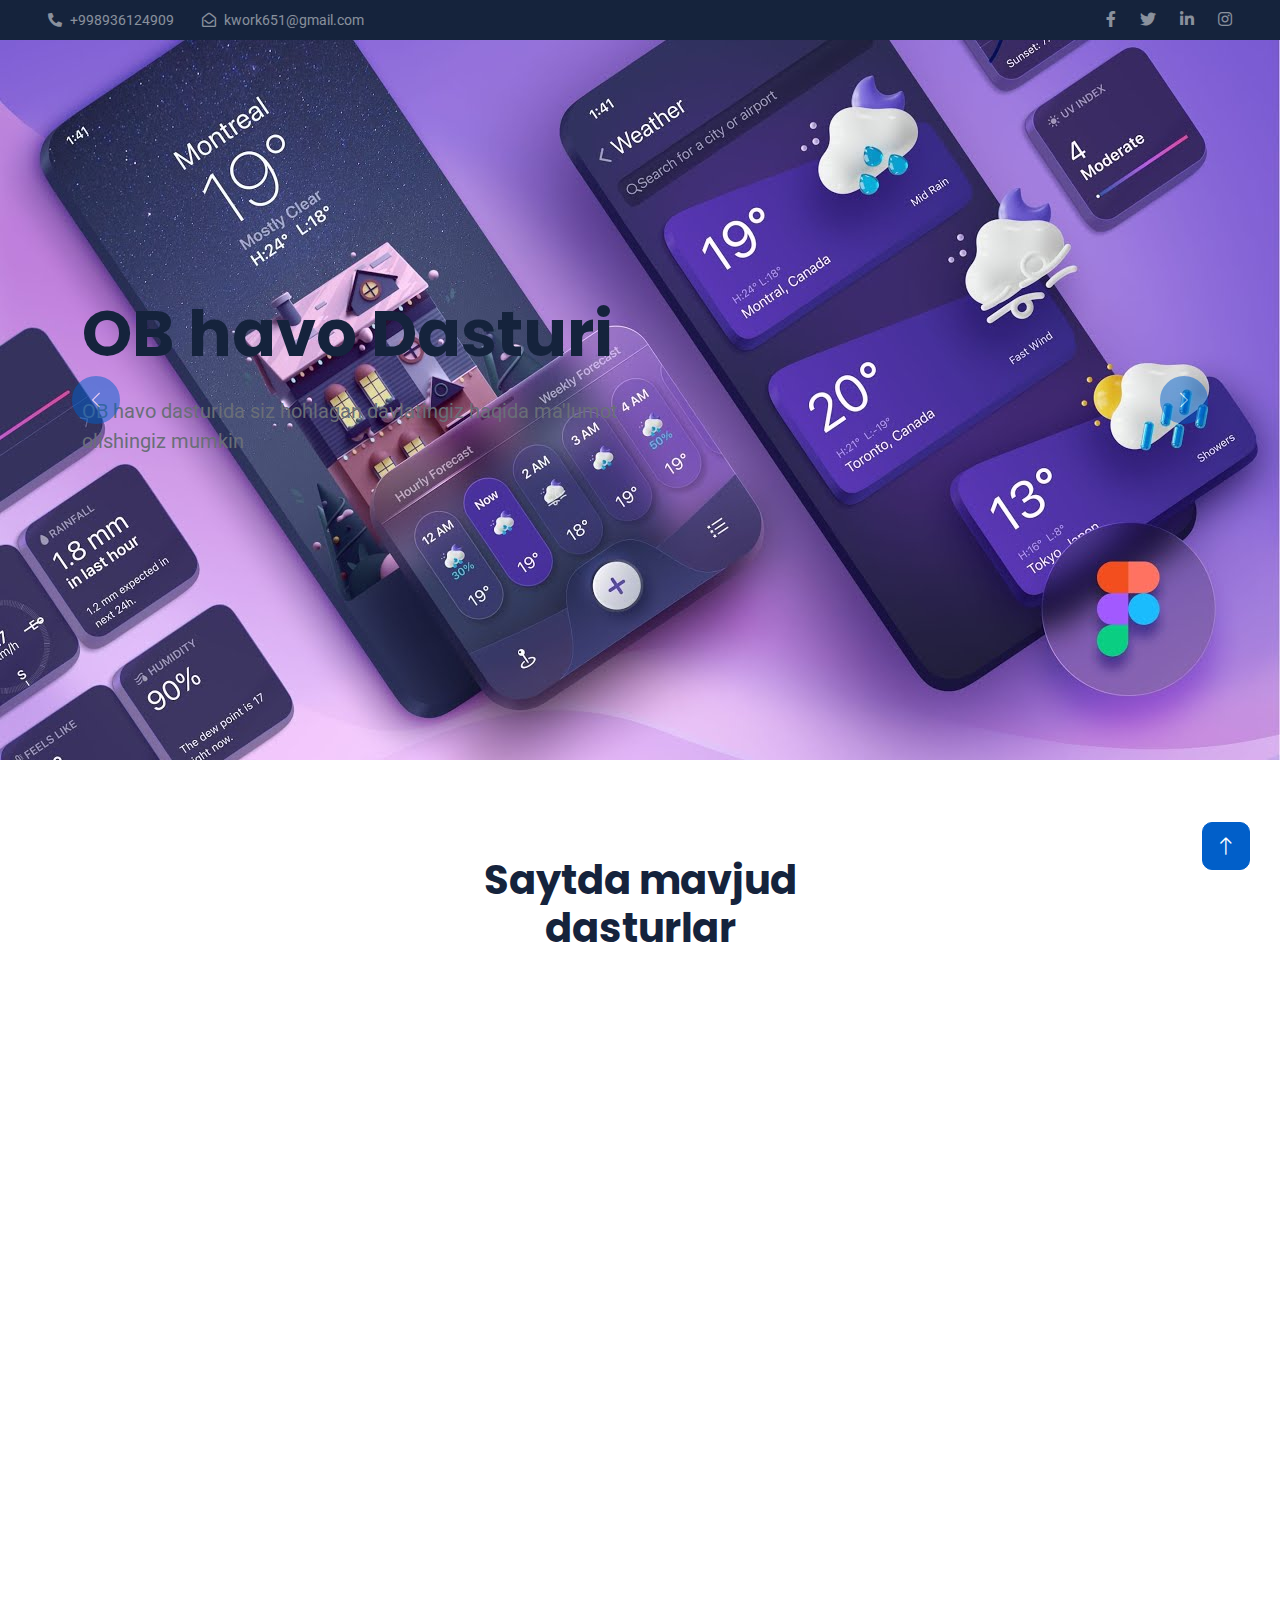
<file: index.html>
<!DOCTYPE html>
<html lang="en">

<head>
    <meta charset="utf-8">
    <title>Imtihon</title>
    <meta content="width=device-width, initial-scale=1.0" name="viewport">
    <meta content="" name="keywords">
    <meta content="" name="description">

    
    <link href="img/favicon.ico" rel="icon">


    <link rel="preconnect" href="https://fonts.googleapis.com">
    <link rel="preconnect" href="https://fonts.gstatic.com" crossorigin>
    <link href="https://fonts.googleapis.com/css2?family=Roboto:wght@400;500&family=Poppins:wght@600;700&display=swap" rel="stylesheet"> 


    <link href="https://cdnjs.cloudflare.com/ajax/libs/font-awesome/5.10.0/css/all.min.css" rel="stylesheet">
    <link href="https://cdn.jsdelivr.net/npm/bootstrap-icons@1.4.1/font/bootstrap-icons.css" rel="stylesheet">

   
    <link href="lib/animate/animate.min.css" rel="stylesheet">
    <link href="lib/owlcarousel/assets/owl.carousel.min.css" rel="stylesheet">


    <link href="css/bootstrap.min.css" rel="stylesheet">

    
    <link href="css/style.css" rel="stylesheet">
</head>

<body>
   
    <div id="spinner" class="show bg-white position-fixed translate-middle w-100 vh-100 top-50 start-50 d-flex align-items-center justify-content-center">
        <div class="spinner-grow text-primary" role="status"></div>
    </div>
    


    
    <div class="container-fluid bg-dark text-white-50 py-2 px-0 d-none d-lg-block">
        <div class="row gx-0 align-items-center">
            <div class="col-lg-7 px-5 text-start">
                <div class="h-100 d-inline-flex align-items-center me-4">
                    <small class="fa fa-phone-alt me-2"></small>
                    <small>+998936124909</small>
                </div>
                <div class="h-100 d-inline-flex align-items-center me-4">
                    <small class="far fa-envelope-open me-2"></small>
                    <small>kwork651@gmail.com</small>
                </div>
              
            </div>
            <div class="col-lg-5 px-5 text-end">
                <div class="h-100 d-inline-flex align-items-center">
                    <a class="text-white-50 ms-4" href=""><i class="fab fa-facebook-f"></i></a>
                    <a class="text-white-50 ms-4" href=""><i class="fab fa-twitter"></i></a>
                    <a class="text-white-50 ms-4" href=""><i class="fab fa-linkedin-in"></i></a>
                    <a class="text-white-50 ms-4" href=""><i class="fab fa-instagram"></i></a>
                </div>
            </div>
        </div>
    </div>
   
    <div class="container-fluid p-0 mb-5 wow fadeIn" data-wow-delay="0.1s">
        <div id="header-carousel" class="carousel slide" data-bs-ride="carousel">
            <div class="carousel-inner">
                <div class="carousel-item active">
                    <img class="w-100" src="img/asosiy.jpg" alt="Image">
                    <div class="carousel-caption">
                        <div class="container">
                            <div class="row">
                                <div class="col-12 col-lg-6">
                                    <h1 class="display-3 text-dark mb-4 animated slideInDown">OB havo Dasturi</h1>
                                    <p class="fs-5 text-body mb-5">OB havo dasturida siz hohlagan davlatingiz haqida ma'lumot olishingiz mumkin</p>
                                   
                                </div>
                            </div>
                        </div>
                    </div>
                </div>
                <div class="carousel-item">
                    <img class="w-100" src="img/musiqa.jpg" alt="Image">
                    <div class="carousel-caption">
                        <div class="container">
                            <div class="row">
                                <div class="col-12 col-lg-6">
                                    <h1 class="display-3 text-dark mb-4 animated slideInDown">Musiqa izlash dasturi</h1>
                                    <p class="fs-5 text-body mb-5">Siz bu yerda o'zingi hohlagan musiqangizni izlashingiz mumkin</p>
                                    
                                </div>
                            </div>
                        </div>
                    </div>
                </div>
            </div>
            <button class="carousel-control-prev" type="button" data-bs-target="#header-carousel"
                data-bs-slide="prev">
                <span class="carousel-control-prev-icon" aria-hidden="true"></span>
                <span class="visually-hidden">Previous</span>
            </button>
            <button class="carousel-control-next" type="button" data-bs-target="#header-carousel"
                data-bs-slide="next">
                <span class="carousel-control-next-icon" aria-hidden="true"></span>
                <span class="visually-hidden">Next</span>
            </button>
        </div>
    </div>
    


    
    <div class="container-xxl py-5">
        <div class="container">
            <div class="text-center mx-auto" style="max-width: 500px;">
                <h1 class="display-6 mb-5">Saytda mavjud dasturlar</h1>
            </div>
            <div class="row g-4 justify-content-center">
                <div class="col-lg-4 col-md-6 wow fadeInUp" data-wow-delay="0.1s">
                    <div class="service-item rounded h-100 p-5">
                        <div class="d-flex align-items-center ms-n5 mb-4">
                            <div class="service-icon flex-shrink-0 bg-primary rounded-end me-4">
                                <img class="img-fluid" src="img/musiqa.jpg" alt="">
                            </div>
                            <h4 class="mb-0">Musiqa dasturi</h4>
                        </div>
                        <p class="mb-4">Musiqa izlash dasturi.Siz bu yerda hohlagan musiqangizni izlashingiz mumkin</p>
                        <a class="btn btn-light px-3" href="music/index.html">Musiqalar bo'limiga o'tish</a>
                    </div>
                </div>
                <div class="col-lg-4 col-md-6 wow fadeInUp" data-wow-delay="0.3s">
                    <div class="service-item rounded h-100 p-5">
                        <div class="d-flex align-items-center ms-n5 mb-4">
                            <div class="service-icon flex-shrink-0 bg-primary rounded-end me-4">
                                <img class="img-fluid" src="img/valyuta.jpg" alt="">
                            </div>
                            <h4 class="mb-0">Valyuta kalkulatori</h4>
                        </div>
                        <p class="mb-4">Valyuta kursi konventiri.Siz bu yerda hohlagan Valyuta kursini hisoblashingiz mumkin</p>
                        <a class="btn btn-light px-3" href="conventir/index.html">Valyuta kalkulatoriga o'tish</a>
                    </div>
                </div>
                <div class="col-lg-4 col-md-6 wow fadeInUp" data-wow-delay="0.5s">
                    <div class="service-item rounded h-100 p-5">
                        <div class="d-flex align-items-center ms-n5 mb-4">
                            <div class="service-icon flex-shrink-0 bg-primary rounded-end me-4">
                                <img class="img-fluid" src="weathermap/weather.jpg" alt="">
                            </div>
                            <h4 class="mb-0">Ob-havo dasturi</h4>
                        </div>
                        <p class="mb-4">Ob-havo dasturi.Ob-havo dasturida siz hohlagan davlat yoki viloyat ob-havosi haqida malumot olishingiz mumkin</p>
                        <a class="btn btn-light px-3" href="weathermap/index.html">calculatorga o'tish</a>
                    </div>
                </div>
                <div class="col-lg-4 col-md-6 wow fadeInUp" data-wow-delay="0.1s">
                    <div class="service-item rounded h-100 p-5">
                        <div class="d-flex align-items-center ms-n5 mb-4">
                            <div class="service-icon flex-shrink-0 bg-primary rounded-end me-4">
                                <img class="img-fluid" src="img/memory.png" alt="">
                            </div>
                            <h4 class="mb-0">Memory card game</h4>
                        </div>
                        <p class="mb-4">Memory card game.Siz bu yerda Memory card  o'yinini o'yshingiz mumkin</p>
                        <a class="btn btn-light px-3" href="memorycard/index.html">Memory card o'yiniga o'tish</a>
                    </div>
                </div>
                
                <div class="col-lg-4 col-md-6 wow fadeInUp" data-wow-delay="0.3s">
                    <div class="service-item rounded h-100 p-5">
                        <div class="d-flex align-items-center ms-n5 mb-4">
                            <div class="service-icon flex-shrink-0 bg-primary rounded-end me-4">
                                <img class="img-fluid" src="img/budulnik.png" alt="">
                            </div>
                            <h4 class="mb-0">Budulnik</h4>
                        </div>
                        <p class="mb-4">Budulnik dasturi.Siz bu yerda budulnik dasturida foydalanishingiz mumkin</p>
                        <a class="btn btn-light px-3" href="budulnik/index.html">Budulnikga o'tish</a>
                    </div>
                </div>
                <div class="col-lg-4 col-md-6 wow fadeInUp" data-wow-delay="0.5s">
                    <div class="service-item rounded h-100 p-5">
                        <div class="d-flex align-items-center ms-n5 mb-4">
                            <div class="service-icon flex-shrink-0 bg-primary rounded-end me-4">
                                <img class="img-fluid" src="img/kino.jpg" alt="">
                            </div>
                            <h4 class="mb-0">Kino izlash dasturi</h4>
                        </div>
                        <p class="mb-4">Kino izlash dasturi.Siz bu yerda hohlagan kinoyingizni ishlashingiz mumkin</p>
                        <a class="btn btn-light px-3" href="movie/index.html">Kino izlash saytiga o'tish</a>
                    </div>
                </div>
            </div>
        </div>
    </div>
   
    <a href="#" class="btn btn-lg btn-primary btn-lg-square back-to-top"><i class="bi bi-arrow-up"></i></a>


    <script src="https://code.jquery.com/jquery-3.4.1.min.js"></script>
    <script src="https://cdn.jsdelivr.net/npm/bootstrap@5.0.0/dist/js/bootstrap.bundle.min.js"></script>
    <script src="lib/wow/wow.min.js"></script>
    <script src="lib/easing/easing.min.js"></script>
    <script src="lib/waypoints/waypoints.min.js"></script>
    <script src="lib/owlcarousel/owl.carousel.min.js"></script>
    <script src="lib/counterup/counterup.min.js"></script>

  
    <script src="js/main.js"></script>
</body>

</html>
</file>
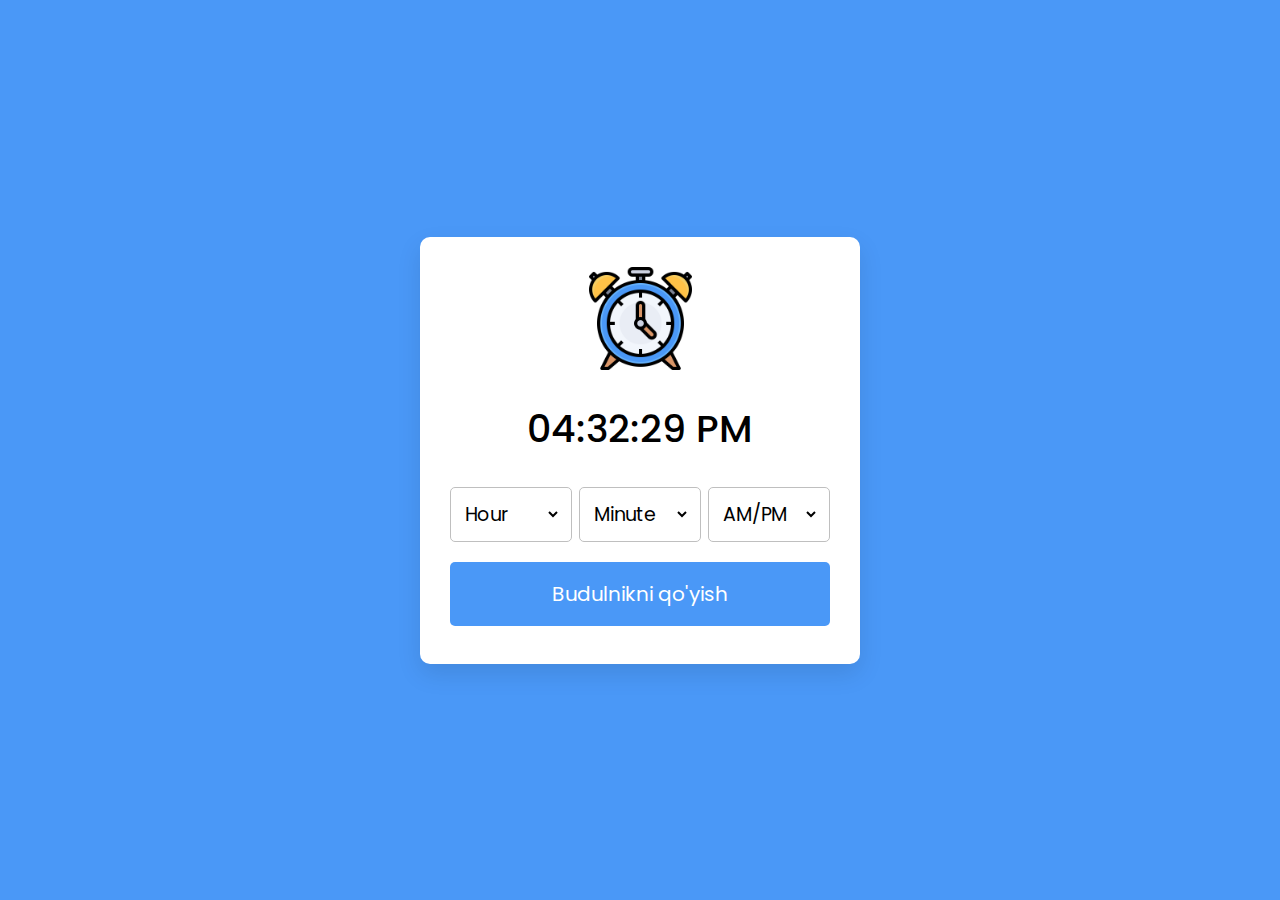
<file: budulnik/index.html>
<!DOCTYPE html>
<html lang="en" dir="ltr">
  <head>
    <meta charset="utf-8">
    <title>Saot</title>
    <link rel="stylesheet" href="style.css">
    <meta name="viewport" content="width=device-width, initial-scale=1.0">
  </head>
  <body>
    <div class="wrapper">
      <img src="./files/clock.svg" alt="clock">
      <h1>00:00:00 PM</h1>
      <div class="content">
        <div class="column">
          <select>
            <option value="Hour" selected disabled hidden>Hour</option>
          </select>
        </div>
        <div class="column">
          <select>
            <option value="Minute" selected disabled hidden>Minute</option>
          </select>
        </div>
        <div class="column">
          <select>
            <option value="AM/PM" selected disabled hidden>AM/PM</option>
          </select>
        </div>
      </div>
      <button>Budulnikni qo'yish</button>
    </div>

    <script src="script.js"></script>

  </body>
</html>
</file>
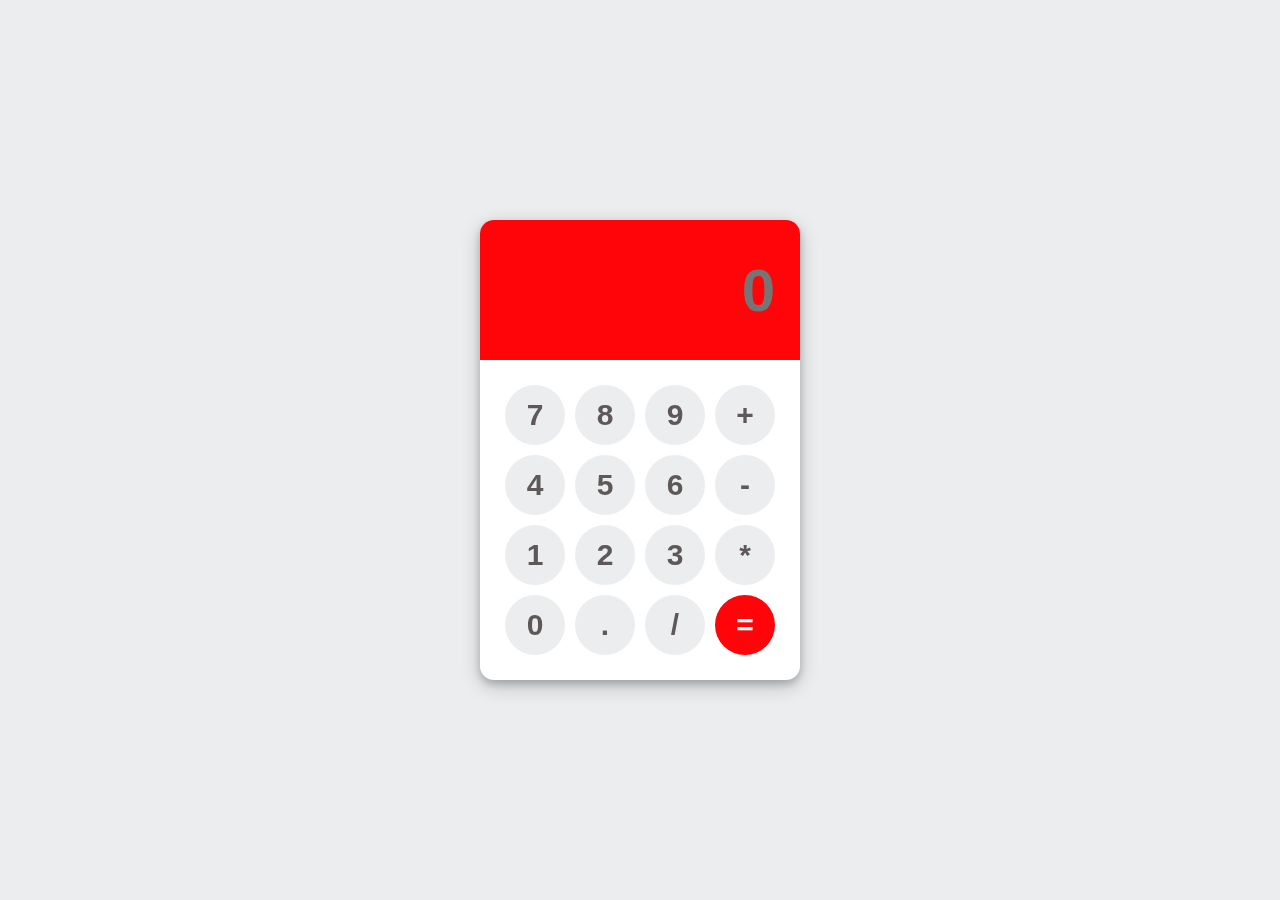
<file: calculator/index.html>
<!doctype html>
<html>
<head>
<meta charset="utf-8">
<title>JavaSctipt Calculator | Web Dev Trick</title>
	<link rel="stylesheet" href="style.css">
</head>

<body>
	<script>
	function calcNumbers(result){
		form.displayResult.value=form.displayResult.value+result;
		
	}
	</script>
	<div class="container">
		<form name="form">
		<div class="display">
			<input type="text" placeholder="0" name="displayResult" />
		</div>
			<div class="buttons">
			  <div class="row">
				<input type="button" name="b7" value="7" onClick="calcNumbers(b7.value)">
				  <input type="button" name="b8" value="8" onClick="calcNumbers(b8.value)">
				  <input type="button" name="b9" value="9" onClick="calcNumbers(b9.value)">
				  <input type="button" name="addb" value="+" onClick="calcNumbers(addb.value)">
				</div>
				
				<div class="row">
				<input type="button" name="b4" value="4" onClick="calcNumbers(b4.value)">
				  <input type="button" name="b5" value="5" onClick="calcNumbers(b5.value)">
				  <input type="button" name="b6" value="6" onClick="calcNumbers(b6.value)">
				  <input type="button" name="subb" value="-" onClick="calcNumbers(subb.value)">
				</div>
				
				<div class="row">
				<input type="button" name="b1" value="1" onClick="calcNumbers(b1.value)">
				  <input type="button" name="b2" value="2" onClick="calcNumbers(b2.value)">
				  <input type="button" name="b3" value="3" onClick="calcNumbers(b3.value)">
				  <input type="button" name="mulb" value="*" onClick="calcNumbers(mulb.value)">
				</div>
				
				<div class="row">
				<input type="button" name="b0" value="0" onClick="calcNumbers(b0.value)">
				  <input type="button" name="potb" value="." onClick="calcNumbers(potb.value)">
				  <input type="button" name="divb" value="/" onClick="calcNumbers(divb.value)">
				  <input type="button" class="red" value="=" onClick="displayResult.value=eval(displayResult.value)">
				</div>
			</div>
		
		</form>
	</div>
</body>
	
</html>
</file>
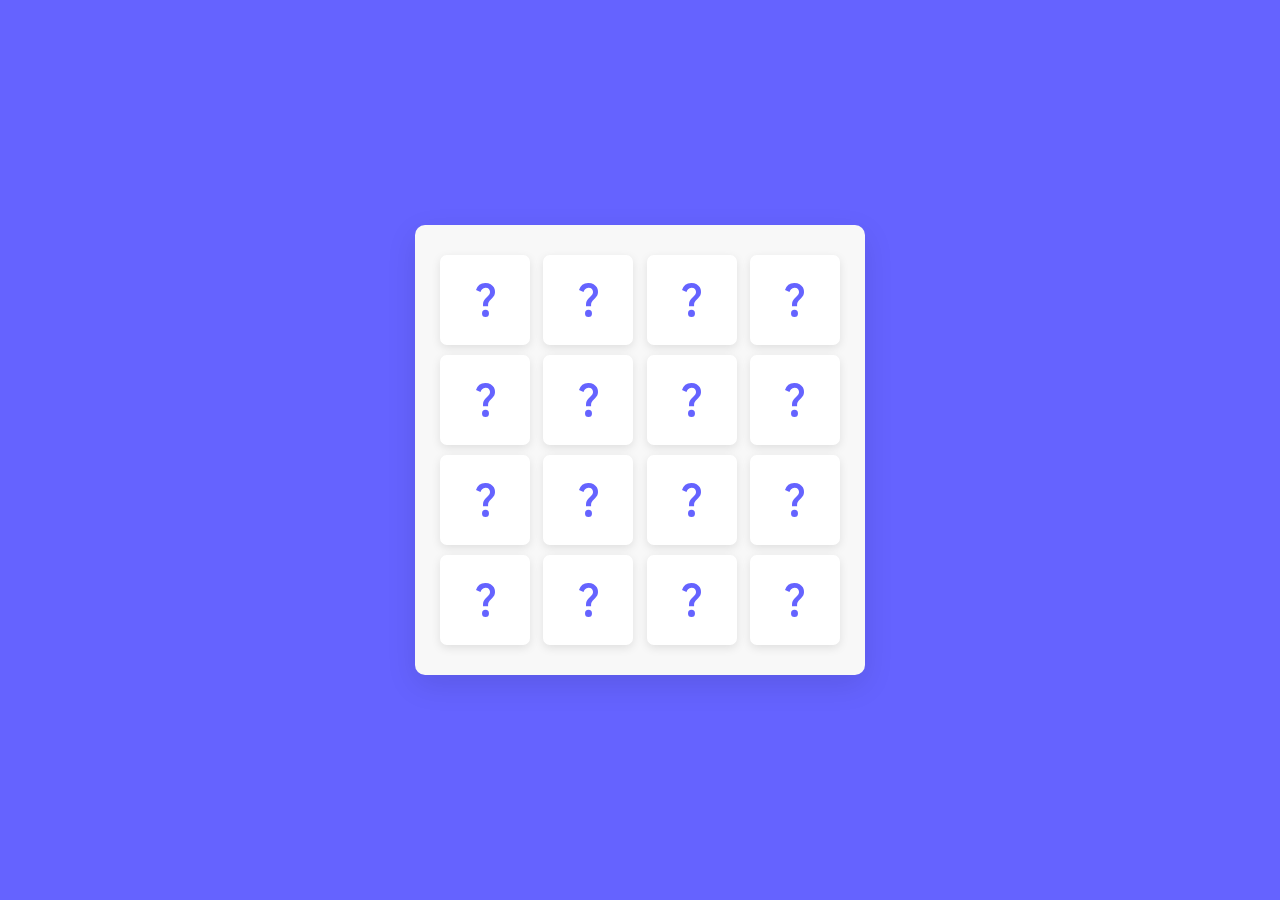
<file: memorycard/index.html>
<!DOCTYPE html>

<html lang="en" dir="ltr">
  <head>
    <meta charset="utf-8">  
    <title>Memory Card Game | CodingNepal</title>
    <link rel="stylesheet" href="style.css">
    <meta name="viewport" content="width=device-width, initial-scale=1.0">
  </head>
  <body>
    <div class="wrapper">
      <ul class="cards">
        <li class="card">
          <div class="view front-view">
            <img src="images/que_icon.svg" alt="icon">
          </div>
          <div class="view back-view">
            <img src="images/img-1.png" alt="card-img">
          </div>
        </li>
        <li class="card">
          <div class="view front-view">
            <img src="images/que_icon.svg" alt="icon">
          </div>
          <div class="view back-view">
            <img src="images/img-6.png" alt="card-img">
          </div>
        </li>
        <li class="card">
          <div class="view front-view">
            <img src="images/que_icon.svg" alt="icon">
          </div>
          <div class="view back-view">
            <img src="images/img-3.png" alt="card-img">
          </div>
        </li>
        <li class="card">
          <div class="view front-view">
            <img src="images/que_icon.svg" alt="icon">
          </div>
          <div class="view back-view">
            <img src="images/img-2.png" alt="card-img">
          </div>
        </li>
        <li class="card">
          <div class="view front-view">
            <img src="images/que_icon.svg" alt="icon">
          </div>
          <div class="view back-view">
            <img src="images/img-1.png" alt="card-img">
          </div>
        </li>
        <li class="card">
          <div class="view front-view">
            <img src="images/que_icon.svg" alt="icon">
          </div>
          <div class="view back-view">
            <img src="images/img-5.png" alt="card-img">
          </div>
        </li>
        <li class="card">
          <div class="view front-view">
            <img src="images/que_icon.svg" alt="icon">
          </div>
          <div class="view back-view">
            <img src="images/img-2.png" alt="card-img">
          </div>
        </li>
        <li class="card">
          <div class="view front-view">
            <img src="images/que_icon.svg" alt="icon">
          </div>
          <div class="view back-view">
            <img src="images/img-6.png" alt="card-img">
          </div>
        </li>
        <li class="card">
          <div class="view front-view">
            <img src="images/que_icon.svg" alt="icon">
          </div>
          <div class="view back-view">
            <img src="images/img-3.png" alt="card-img">
          </div>
        </li>
        <li class="card">
          <div class="view front-view">
            <img src="images/que_icon.svg" alt="icon">
          </div>
          <div class="view back-view">
            <img src="images/img-4.png" alt="card-img">
          </div>
        </li>
        <li class="card">
          <div class="view front-view">
            <img src="images/que_icon.svg" alt="icon">
          </div>
          <div class="view back-view">
            <img src="images/img-5.png" alt="card-img">
          </div>
        </li>
        <li class="card">
          <div class="view front-view">
            <img src="images/que_icon.svg" alt="icon">
          </div>
          <div class="view back-view">
            <img src="images/img-4.png" alt="card-img">
          </div>
        </li>
        <li class="card">
          <div class="view front-view">
            <img src="images/que_icon.svg" alt="icon">
          </div>
          <div class="view back-view">
            <img src="images/img-4.png" alt="card-img">
          </div>
        </li>
        <li class="card">
          <div class="view front-view">
            <img src="images/que_icon.svg" alt="icon">
          </div>
          <div class="view back-view">
            <img src="images/img-4.png" alt="card-img">
          </div>
        </li>
        <li class="card">
          <div class="view front-view">
            <img src="images/que_icon.svg" alt="icon">
          </div>
          <div class="view back-view">
            <img src="images/img-4.png" alt="card-img">
          </div>
        </li>
        <li class="card">
          <div class="view front-view">
            <img src="images/que_icon.svg" alt="icon">
          </div>
          <div class="view back-view">
            <img src="images/img-4.png" alt="card-img">
          </div>
        </li>
      </ul>
    </div>

    <script src="script.js"></script>

  </body>
</html>
</file>
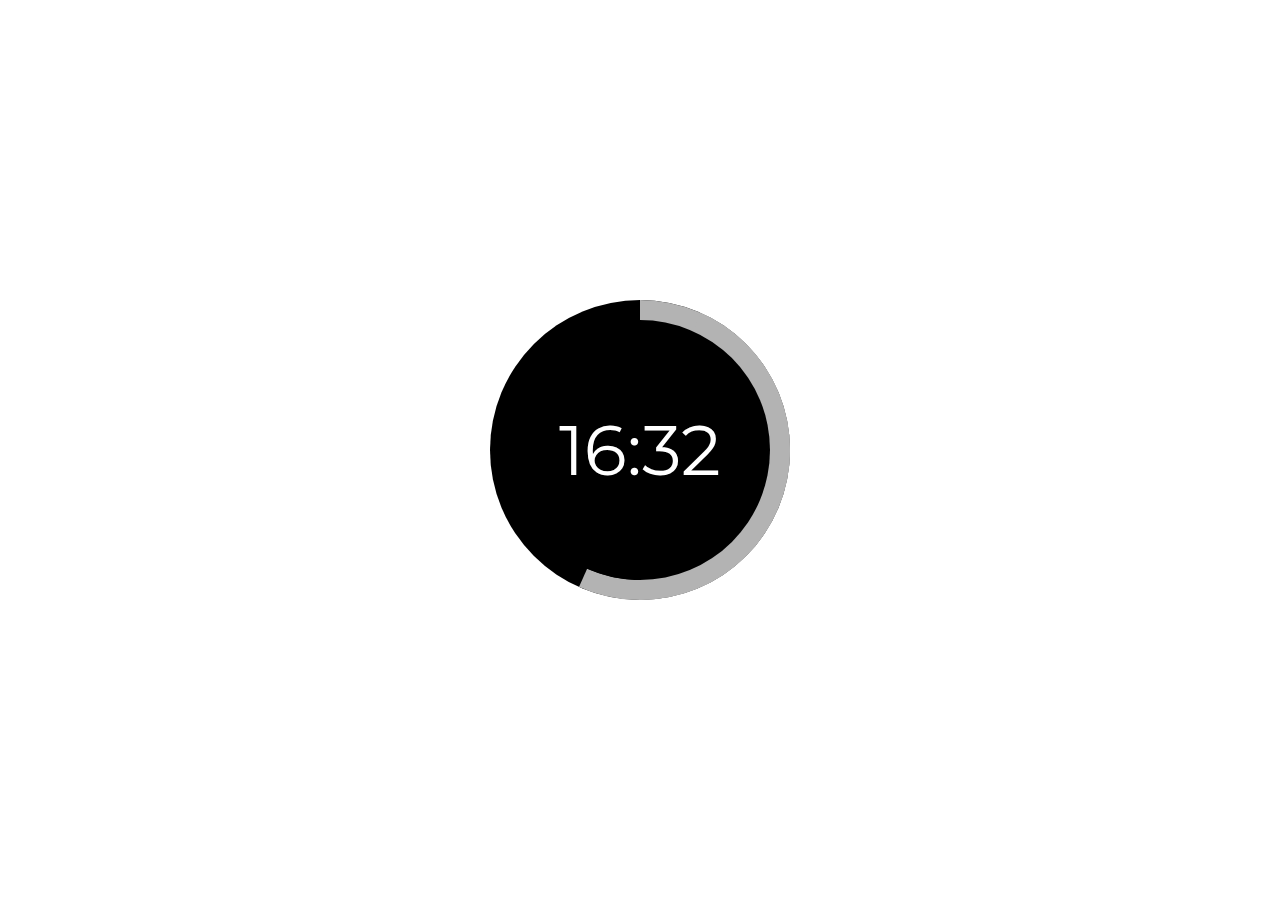
<file: soat/index.html>
<!DOCTYPE html>
<html lang="en">
<head>
	<meta charset="utf-8">
	<title>Digital Clock</title>
	
	<link rel="stylesheet" href="style.css">
	<link href="https://fonts.googleapis.com/css?family=Montserrat" rel="stylesheet"> 
</head>

  <body>

	<div id="content">
		<div class="progress-circle">
			<span id="clock"></span>

			<div class="left-half-clipper">
				<div class="first-30s-bar"></div>
				<div class="value-bar"></div>
			</div>
		</div>
	</div>
 
	
	<script src="script.js"></script>

</body>

</html>
</file>
<file: css/style.css>
:root {
    --primary: #015FC9;
    --secondary: #0DD3F1;
    --light: #F6F7FC;
    --dark: #15233C;
}

.back-to-top {
    position: fixed;
    display: none;
    right: 30px;
    bottom: 30px;
    z-index: 99;
}
.m-4{
    color: white;
}


#spinner {
    opacity: 0;
    visibility: hidden;
    transition: opacity .5s ease-out, visibility 0s linear .5s;
    z-index: 99999;
}

#spinner.show {
    transition: opacity .5s ease-out, visibility 0s linear 0s;
    visibility: visible;
    opacity: 1;
}



.btn {
    transition: .5s;
}

.btn.btn-primary,
.btn.btn-outline-primary:hover,
.btn.btn-secondary,
.btn.btn-outline-secondary:hover {
    color: #FFFFFF;
}

.btn.btn-primary:hover {
    background: var(--secondary);
    border-color: var(--secondary);
}

.btn.btn-secondary:hover {
    background: var(--primary);
    border-color: var(--primary);
}

.btn-square {
    width: 38px;
    height: 38px;
}

.btn-sm-square {
    width: 32px;
    height: 32px;
}

.btn-lg-square {
    width: 48px;
    height: 48px;
}

.btn-square,
.btn-sm-square,
.btn-lg-square {
    padding: 0;
    display: flex;
    align-items: center;
    justify-content: center;
    font-weight: normal;
}


.navbar.sticky-top {
    top: -100px;
    transition: .5s;
}

.navbar .navbar-brand img {
    max-height: 60px;
}

.navbar .navbar-nav .nav-link {
    margin-left: 25px;
    padding: 10px 0;
    color: #696E77;
    font-weight: 500;
    outline: none;
}

.navbar .navbar-nav .nav-link:hover,
.navbar .navbar-nav .nav-link.active {
    color: var(--primary);
}

.navbar .dropdown-toggle::after {
    border: none;
    content: "\f107";
    font-family: "Font Awesome 5 Free";
    font-weight: 900;
    vertical-align: middle;
    margin-left: 8px;
}

@media (max-width: 991.98px) {
    .navbar .navbar-brand img {
        max-height: 45px;
    }

    .navbar .navbar-nav {
        margin-top: 20px;
        margin-bottom: 15px;
    }

    .navbar .nav-item .dropdown-menu {
        padding-left: 30px;
    }
}

@media (min-width: 992px) {
    .navbar .nav-item .dropdown-menu {
        display: block;
        border: none;
        margin-top: 0;
        top: 150%;
        right: 0;
        opacity: 0;
        visibility: hidden;
        transition: .5s;
    }

    .navbar .nav-item:hover .dropdown-menu {
        top: 100%;
        visibility: visible;
        transition: .5s;
        opacity: 1;
    }
}


.carousel-caption {
    top: 0;
    left: 0;
    right: 0;
    bottom: 0;
    display: flex;
    align-items: center;
    text-align: start;
    z-index: 1;
}

.carousel-control-prev,
.carousel-control-next {
    width: 15%;
}

.carousel-control-prev-icon,
.carousel-control-next-icon {
    width: 3rem;
    height: 3rem;
    background-color: var(--primary);
    border: 15px solid var(--primary);
    border-radius: 50px;
}

@media (max-width: 768px) {
    #header-carousel .carousel-item {
        position: relative;
        min-height: 450px;
    }
    
    #header-carousel .carousel-item img {
        position: absolute;
        width: 100%;
        height: 100%;
        object-fit: cover;
    }
}

.page-header {
    background: url(../img/carousel-1.jpg) center center no-repeat;
    background-size: cover;
}

.page-header .breadcrumb-item,
.page-header .breadcrumb-item a {
    font-weight: 500;
}

.page-header .breadcrumb-item a,
.page-header .breadcrumb-item+.breadcrumb-item::before {
    color: #696E77;
}

.page-header .breadcrumb-item a:hover,
.page-header .breadcrumb-item.active {
    color: var(--primary);
}


/*** Facts ***/
@media (min-width: 992px) {
    .container.facts {
        max-width: 100% !important;
    }

    .container.facts .facts-text {
        padding-left: calc(((100% - 960px) / 2) + .75rem);
    }

    .container.facts .facts-counter {
        padding-right: calc(((100% - 960px) / 2) + .75rem);
    }
}

@media (min-width: 1200px) {
    .container.facts .facts-text  {
        padding-left: calc(((100% - 1140px) / 2) + .75rem);
    }

    .container.facts .facts-counter  {
        padding-right: calc(((100% - 1140px) / 2) + .75rem);
    }
}

@media (min-width: 1400px) {
    .container.facts .facts-text  {
        padding-left: calc(((100% - 1320px) / 2) + .75rem);
    }

    .container.facts .facts-counter  {
        padding-right: calc(((100% - 1320px) / 2) + .75rem);
    }
}

.container.facts .facts-text {
    background: linear-gradient(rgba(1, 95, 201, .9), rgba(1, 95, 201, .9)), url(../img/carousel-1.jpg) center right no-repeat;
    background-size: cover;
}

.container.facts .facts-counter {
    background: linear-gradient(rgba(255, 255, 255, .9), rgba(255, 255, 255, .9)), url(../img/carousel-2.jpg) center right no-repeat;
    background-size: cover;
}

.container.facts .facts-text .h-100,
.container.facts .facts-counter .h-100 {
    padding: 6rem 0;
    display: flex;
    flex-direction: column;
    justify-content: center;
}



.service-item {
    position: relative;
    overflow: hidden;
    box-shadow: 0 0 45px rgba(0, 0, 0, .07);
}

.service-item .service-icon {
    width: 90px;
    height: 90px;
    display: flex;
    align-items: center;
    justify-content: center;
}

.service-item .service-icon img {
    max-width: 60px;
    max-height: 60px;
}

.service-item a.btn {
    color: var(--primary);
}

.service-item a.btn:hover {
    color: #FFFFFF;
    background: var(--primary);
    border-color: var(--primary);
}



.appointment {
    background: linear-gradient(rgba(1, 95, 201, .9), rgba(1, 95, 201, .9)), url(../img/carousel-1.jpg) center center no-repeat;
    background-size: cover;
}



.team-item {
    position: relative;
    overflow: hidden;
    box-shadow: 0 0 45px rgba(0, 0, 0, .07);
}

.team-item img {
    transition: .5s;
}

.team-item:hover img {
    transform: scale(1.1);
}

.team-text {
    position: absolute;
    width: 100%;
    left: 0;
    bottom: -50px;
    opacity: 0;
    transition: .5s;
}

.team-item:hover .team-text {
    bottom: 0;
    opacity: 1;
}

.team-item a.btn {
    color: var(--primary);
}

.team-item a.btn:hover {
    color: #FFFFFF;
    background: var(--primary);
    border-color: var(--primary);
}



.animated.pulse {
    animation-duration: 1.5s;
}

.testimonial-left,
.testimonial-right {
    position: relative;
}

.testimonial-left img,
.testimonial-right img {
    position: absolute;
    padding: 5px;
    border: 1px dashed var(--primary);
    border-radius: 10px;
}

.testimonial-left img:nth-child(1),
.testimonial-right img:nth-child(3) {
    width: 70px;
    height: 70px;
    top: 10%;
    left: 50%;
    transform: translateX(-50%);
}

.testimonial-left img:nth-child(2),
.testimonial-right img:nth-child(2) {
    width: 60px;
    height: 60px;
    top: 50%;
    left: 10%;
    transform: translateY(-50%);
}

.testimonial-left img:nth-child(3),
.testimonial-right img:nth-child(1) {
    width: 50px;
    height: 50px;
    bottom: 10%;
    right: 10%;
}

.testimonial-carousel .owl-item img {
    width: 100px;
    height: 100px;
}

.testimonial-carousel .owl-nav {
    margin-top: 30px;
    display: flex;
    justify-content: center;
}

.testimonial-carousel .owl-nav .owl-prev,
.testimonial-carousel .owl-nav .owl-next {
    margin: 0 5px;
    width: 45px;
    height: 45px;
    display: flex;
    align-items: center;
    justify-content: center;
    color: #FFFFFF;
    background: var(--primary);
    border-radius: 10px;
    font-size: 22px;
    transition: .5s;
}

.testimonial-carousel .owl-nav .owl-prev:hover,
.testimonial-carousel .owl-nav .owl-next:hover {
    background: var(--secondary);
}



.footer {
    color: #A7A8B4;
}

.footer .btn.btn-link {
    display: block;
    margin-bottom: 5px;
    padding: 0;
    text-align: left;
    color: #A7A8B4;
    font-weight: normal;
    text-transform: capitalize;
    transition: .3s;
}

.footer .btn.btn-link::before {
    position: relative;
    content: "\f105";
    font-family: "Font Awesome 5 Free";
    font-weight: 900;
    color: #A7A8B4;
    margin-right: 10px;
}

.footer .btn.btn-link:hover {
    color: var(--light);
    letter-spacing: 1px;
    box-shadow: none;
}

.footer .btn.btn-square {
    color: #A7A8B4;
    border: 1px solid#A7A8B4;
}

.footer .btn.btn-square:hover {
    color: var(--secondary);
    border-color: var(--light);
}

.footer .copyright {
    padding: 25px 0;
    font-size: 15px;
    border-top: 1px solid rgba(256, 256, 256, .1);
}

.footer .copyright a {
    color: var(--secondary);
}

.footer .copyright a:hover {
    color: #FFFFFF;
}
</file>
<file: budulnik/style.css>
@import url('https://fonts.googleapis.com/css2?family=Poppins:wght@400;500;600&display=swap');
*{
  margin: 0;
  padding: 0;
  box-sizing: border-box;
  font-family: 'Poppins', sans-serif;
}
body, .wrapper, .content{
  display: flex;
  align-items: center;
  justify-content: center;
}
body{
  padding: 0 10px;
  min-height: 100vh;
  background: #4A98F7;
}
.wrapper{
  width: 440px;
  padding: 30px 30px 38px;
  background: #fff;
  border-radius: 10px;
  flex-direction: column;
  box-shadow: 0 10px 25px rgba(0,0,0,0.1);
}
.wrapper img{
  max-width: 103px;
}
.wrapper h1{
  font-size: 38px;
  font-weight: 500;
  margin: 30px 0;
}
.wrapper .content{
  width: 100%;
  justify-content: space-between;
}
.content.disable{
  cursor: no-drop;
}
.content .column{
  padding: 0 10px;
  border-radius: 5px;
  border: 1px solid #bfbfbf;
  width: calc(100% / 3 - 5px);
}
.content.disable .column{
  opacity: 0.6;
  pointer-events: none;
}
.column select{
  width: 100%;
  height: 53px;
  border: none;
  outline: none;
  background: none;
  font-size: 19px;
}
.wrapper button{
  width: 100%;
  border: none;
  outline: none;
  color: #fff;
  cursor: pointer;
  font-size: 20px;
  padding: 17px 0;
  margin-top: 20px;
  border-radius: 5px;
  background: #4A98F7;
}
</file>
<file: calculator/style.css>
/**
Code By Web Dev Trick ( https://webdevtrick.com )
For More Source Code Visit Our Blog ( https://webdevtrick.com )
**/

body, html {
	background: #ECEDEF;
	margin: 0;
	padding: 0;
}

.container {
	position: fixed;
	top: 50%;
	left: 50%;
	transform: translate(-50%, -50%);
	background: #fff;
	box-shadow: 0 4px 8px 0 rgba(0,0,0,0.2), 0 6px 20px 0 rgba(0,0,0,0.2);
	border-radius: 14px;
	padding-bottom: 20px;
	width: 320px;
	
}
.display {
	width: 100%;
	height: 60px;
	padding: 40px 0;
	background: #FF0509;
	border-top-left-radius: 14px;
	border-top-right-radius: 14px;
}
.buttons {
	padding: 20px 20px 0 20px;
}
.row {
	width: 280px;
	float: left;
}
input[type=button] {
	width: 60px;
	height: 60px;
	float: left;
	padding: 0;
	margin: 5px;
	box-sizing: border-box;
	background: #ecedef;
	border: none;
	font-size: 30px;
	line-height: 30px;
	border-radius: 50%;
	font-weight: 700;
	color: #5E5858;
	cursor: pointer;
	
}
input[type=text] {
	width: 270px;
	height: 60px;
	float: left;
	padding: 0;
	box-sizing: border-box;
	border: none;
	background: none;
	color: #ffffff;
	text-align: right;
	font-weight: 700;
	font-size: 60px;
	line-height: 60px;
	margin: 0 25px;
	
}
.red {
	background: #FF0509 !important;
	color: #ffffff !important;
	
}
</file>
<file: memorycard/style.css>
/* Import Google Font - Poppins */
@import url('https://fonts.googleapis.com/css2?family=Poppins:wght@400;500;600;700&display=swap');
*{
  margin: 0;
  padding: 0;
  box-sizing: border-box;
  font-family: 'Poppins', sans-serif;
}
body{
  display: flex;
  align-items: center;
  justify-content: center;
  min-height: 100vh;
  background: #6563FF;
}
.wrapper{
  padding: 25px;
  border-radius: 10px;
  background: #F8F8F8;
  box-shadow: 0 10px 30px rgba(0,0,0,0.1);
}
.cards, .card, .view{
  display: flex;
  align-items: center;
  justify-content: center;
}
.cards{
  height: 400px;
  width: 400px;
  flex-wrap: wrap;
  justify-content: space-between;
}
.cards .card{
  cursor: pointer;
  list-style: none;
  user-select: none;
  position: relative;
  perspective: 1000px;
  transform-style: preserve-3d;
  height: calc(100% / 4 - 10px);
  width: calc(100% / 4 - 10px);
}
.card.shake{
  animation: shake 0.35s ease-in-out;
}
@keyframes shake {
  0%, 100%{
    transform: translateX(0);
  }
  20%{
    transform: translateX(-13px);
  }
  40%{
    transform: translateX(13px);
  }
  60%{
    transform: translateX(-8px);
  }
  80%{
    transform: translateX(8px);
  }
}
.card .view{
  width: 100%;
  height: 100%;
  position: absolute;
  border-radius: 7px;
  background: #fff;
  pointer-events: none;
  backface-visibility: hidden;
  box-shadow: 0 3px 10px rgba(0,0,0,0.1);
  transition: transform 0.25s linear;
}
.card .front-view img{
  width: 19px;
}
.card .back-view img{
  max-width: 45px;
}
.card .back-view{
  transform: rotateY(-180deg);
}
.card.flip .back-view{
  transform: rotateY(0);
}
.card.flip .front-view{
  transform: rotateY(180deg);
}

@media screen and (max-width: 700px) {
  .cards{
    height: 350px;
    width: 350px;
  }
  .card .front-view img{
    width: 17px;
  }
  .card .back-view img{
    max-width: 40px;
  }
}

@media screen and (max-width: 530px) {
  .cards{
    height: 300px;
    width: 300px;
  }
  .card .front-view img{
    width: 15px;
  }
  .card .back-view img{
    max-width: 35px;
  }
}
</file>
<file: soat/style.css>
body {
	background: url(https://c4.wallpaperflare.com/wallpaper/861/409/209/time-background-watch-wallpaper-preview.jpg);
  background-size: cover;
}

#content {
	position: absolute;
	left: 50%;
	top: 50%;
	-webkit-transform: translate(-50%, -50%);
	transform: translate(-50%, -50%);
}
#clock {
	font-family: 'Montserrat', "Segoe UI", Segoe, 'Helvetica Neue', Helvetica, Arial, sans-serif;
	font-size: 70px;
	position:absolute;
	text-align: center;
	line-height: 300px;
	width: 300px;
	color:white;
	display:block;
	z-index: 5;
}

.progress-circle {
	position: relative;
	margin: 10px;
	padding: 0;
	width: 300px;
	height: 300px;
	background-color: black;
	border-radius: 50%;
}

.progress-circle:after {
	border: none;
	position: absolute;
	top: 20px;
	left: 20px;
	display: block;
	border-radius: 50%;
	width: 260px;
	height: 260px;
	background-color: black;
	content: " ";
}

.left-half-clipper {
	width: 300px;
	height: 300px;
	border-radius: 50%;
	position: absolute;
	clip: rect(0, 300px, 300px, 150px);	
}

.progress-circle.over-30s left-half-clipper {
	
	clip: rect(auto,auto,auto,auto);
}

.value-bar {
	width: 300px;
	height: 300px;
	border-radius: 50%;
	position: absolute;
	clip: rect(0, 150px, 300px,0);
	border: 20px solid #b3b3b3;
	box-sizing: border-box;
}

.progress-circle.over-30s .first-30s-bar {
	width: 300px;
	height: 300px;
	border-radius: 50%;
	position: absolute;
	background-color: #b3b3b3;
  clip: rect(0, 300px, 300px, 150px);
}

.progress-circle:not(.over-30s) .first-30s-bar {
	display: none;
}

.progress-circle.s0  .value-bar { display: none; }
.progress-circle.s1  .value-bar { transform: rotate(6deg); }
.progress-circle.s2  .value-bar { transform: rotate(12deg); }
.progress-circle.s3  .value-bar { transform: rotate(18deg); }
.progress-circle.s4  .value-bar { transform: rotate(24deg); }
.progress-circle.s5  .value-bar { transform: rotate(30deg); }
.progress-circle.s6  .value-bar { transform: rotate(36deg); }
.progress-circle.s7  .value-bar { transform: rotate(42deg); }
.progress-circle.s8  .value-bar { transform: rotate(48deg); }
.progress-circle.s9  .value-bar { transform: rotate(54deg); }
.progress-circle.s10 .value-bar { transform: rotate(60deg); }
.progress-circle.s11 .value-bar { transform: rotate(66deg); }
.progress-circle.s12 .value-bar { transform: rotate(72deg); }
.progress-circle.s13 .value-bar { transform: rotate(78deg); }
.progress-circle.s14 .value-bar { transform: rotate(84deg); }
.progress-circle.s15 .value-bar { transform: rotate(90deg); }
.progress-circle.s16 .value-bar { transform: rotate(96deg); }
.progress-circle.s17 .value-bar { transform: rotate(102deg); }
.progress-circle.s18 .value-bar { transform: rotate(108deg); }
.progress-circle.s19 .value-bar { transform: rotate(114deg); }
.progress-circle.s20 .value-bar { transform: rotate(120deg); }
.progress-circle.s21 .value-bar { transform: rotate(126deg); }
.progress-circle.s22 .value-bar { transform: rotate(132deg); }
.progress-circle.s23 .value-bar { transform: rotate(138deg); }
.progress-circle.s24 .value-bar { transform: rotate(144deg); }
.progress-circle.s25 .value-bar { transform: rotate(150deg); }
.progress-circle.s26 .value-bar { transform: rotate(156deg); }
.progress-circle.s27 .value-bar { transform: rotate(162deg); }
.progress-circle.s28 .value-bar { transform: rotate(168deg); }
.progress-circle.s29 .value-bar { transform: rotate(174deg); }
.progress-circle.s30 .value-bar { transform: rotate(180deg); }
.progress-circle.s31 .value-bar { transform: rotate(186deg); }
.progress-circle.s32 .value-bar { transform: rotate(192deg); }
.progress-circle.s33 .value-bar { transform: rotate(198deg); }
.progress-circle.s34 .value-bar { transform: rotate(204deg); }
.progress-circle.s35 .value-bar { transform: rotate(210deg); }
.progress-circle.s36 .value-bar { transform: rotate(216deg); }
.progress-circle.s37 .value-bar { transform: rotate(222deg); }
.progress-circle.s38 .value-bar { transform: rotate(228deg); }
.progress-circle.s39 .value-bar { transform: rotate(234deg); }
.progress-circle.s40 .value-bar { transform: rotate(240deg); }
.progress-circle.s41 .value-bar { transform: rotate(246deg); }
.progress-circle.s42 .value-bar { transform: rotate(252deg); }
.progress-circle.s43 .value-bar { transform: rotate(258deg); }
.progress-circle.s44 .value-bar { transform: rotate(264deg); }
.progress-circle.s45 .value-bar { transform: rotate(270deg); }
.progress-circle.s46 .value-bar { transform: rotate(276deg); }
.progress-circle.s47 .value-bar { transform: rotate(282deg); }
.progress-circle.s48 .value-bar { transform: rotate(288deg); }
.progress-circle.s49 .value-bar { transform: rotate(294deg); }
.progress-circle.s50 .value-bar { transform: rotate(300deg); }
.progress-circle.s51 .value-bar { transform: rotate(306deg); }
.progress-circle.s52 .value-bar { transform: rotate(312deg); }
.progress-circle.s53 .value-bar { transform: rotate(318deg); }
.progress-circle.s54 .value-bar { transform: rotate(324deg); }
.progress-circle.s55 .value-bar { transform: rotate(330deg); }
.progress-circle.s56 .value-bar { transform: rotate(336deg); }
.progress-circle.s57 .value-bar { transform: rotate(342deg); }
.progress-circle.s58 .value-bar { transform: rotate(348deg); }
.progress-circle.s59 .value-bar { transform: rotate(354deg); }
</file>
